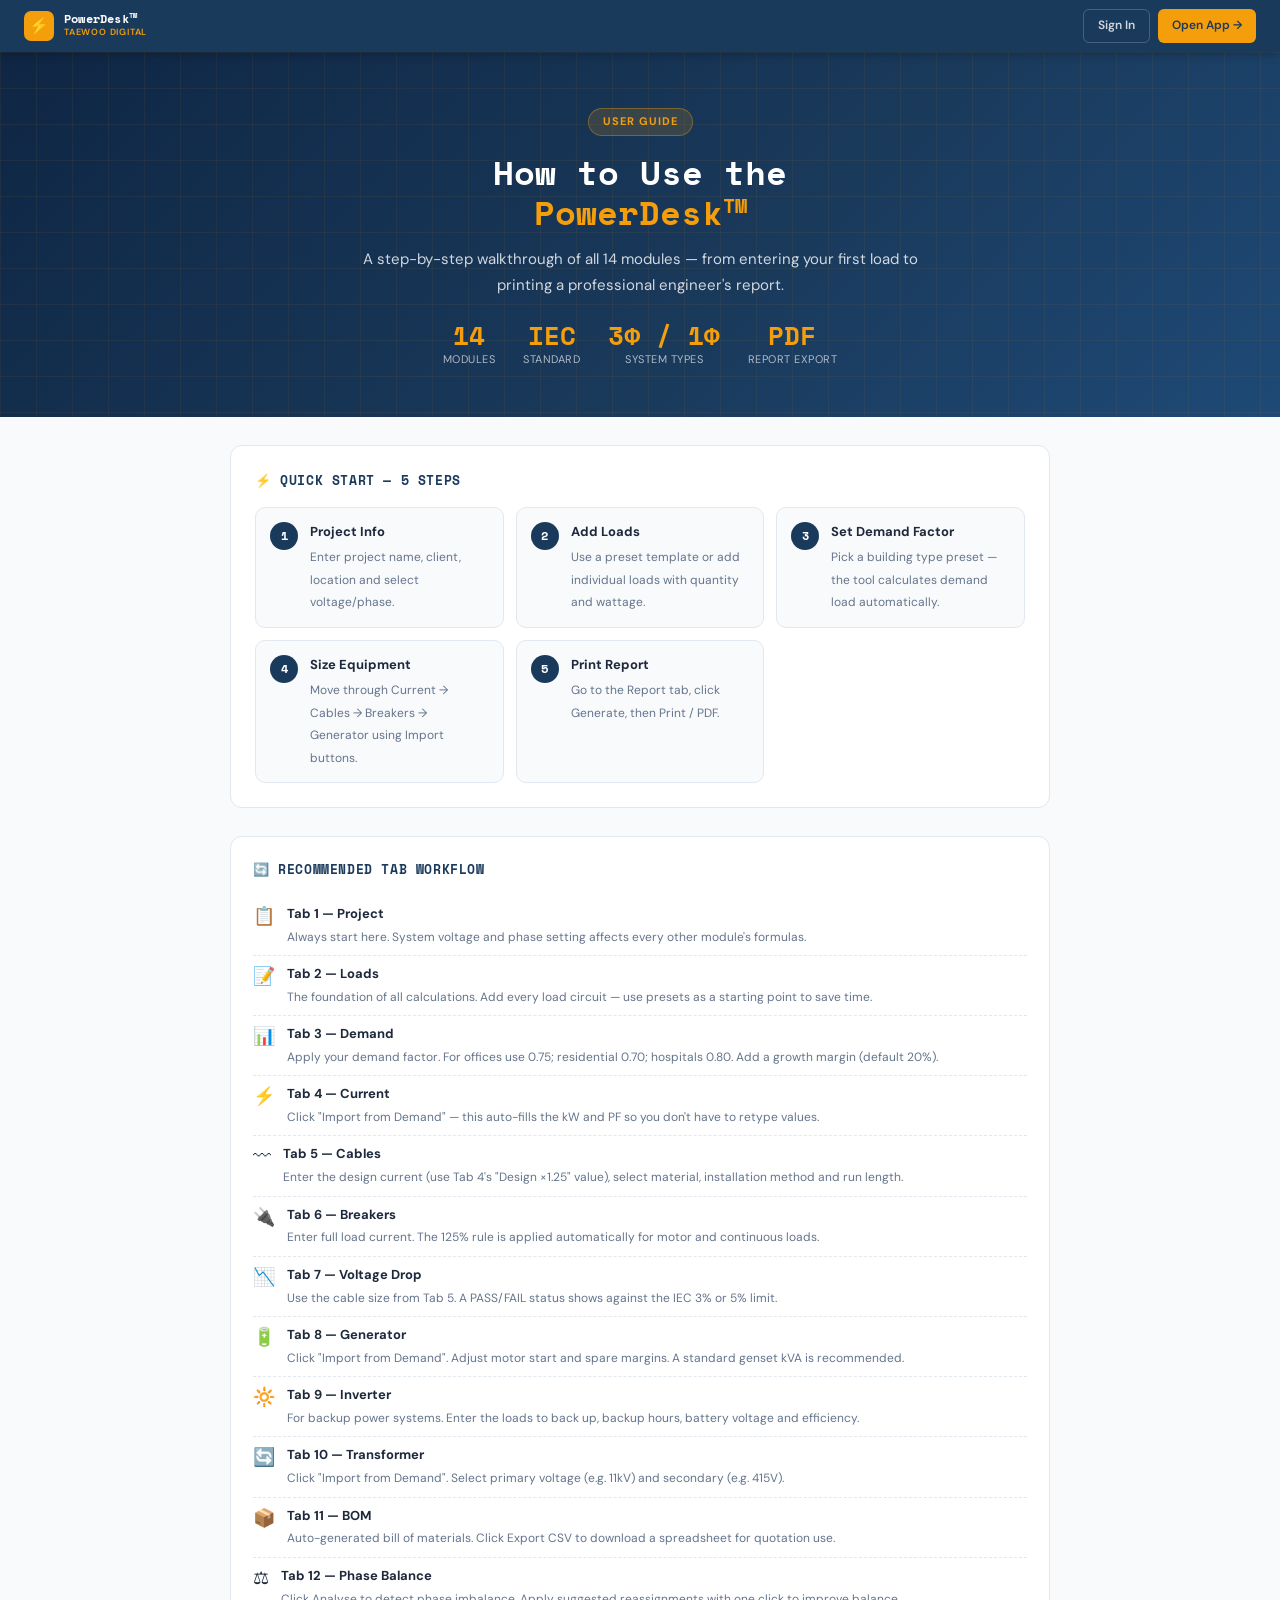
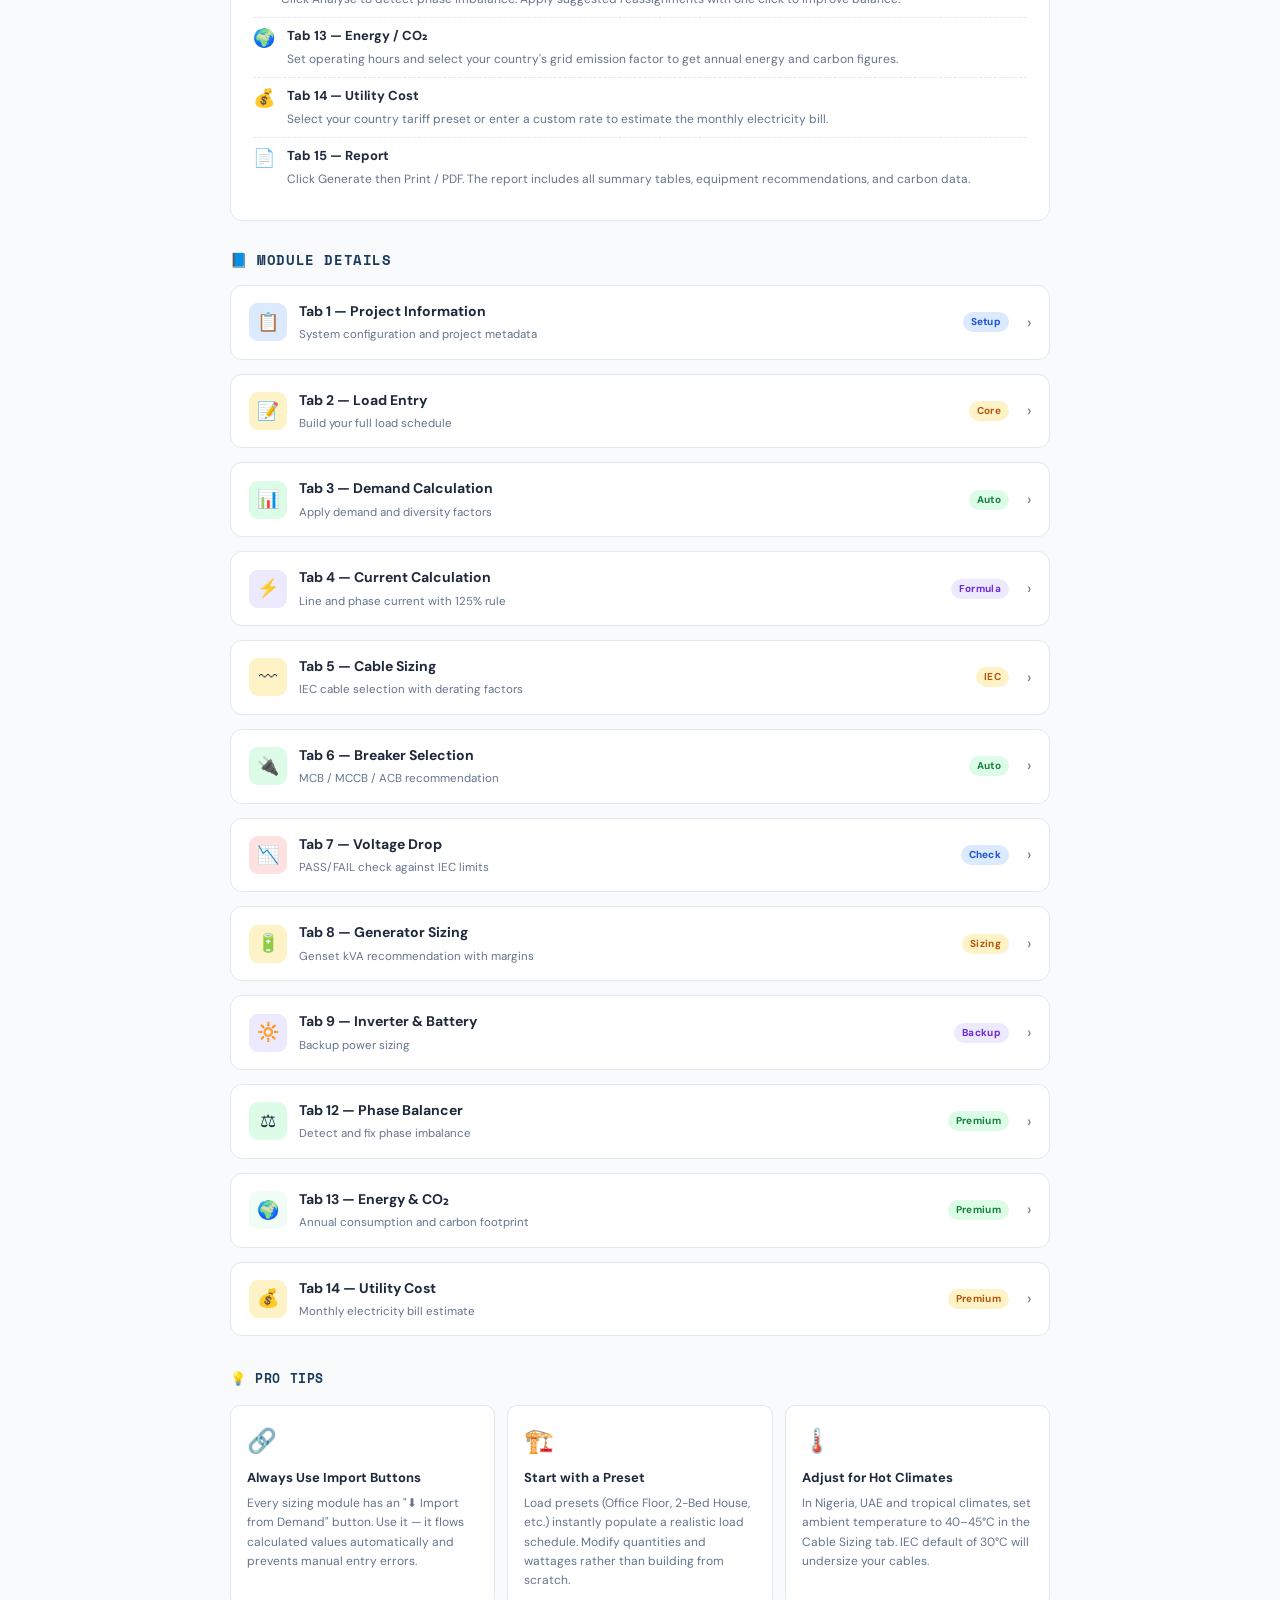
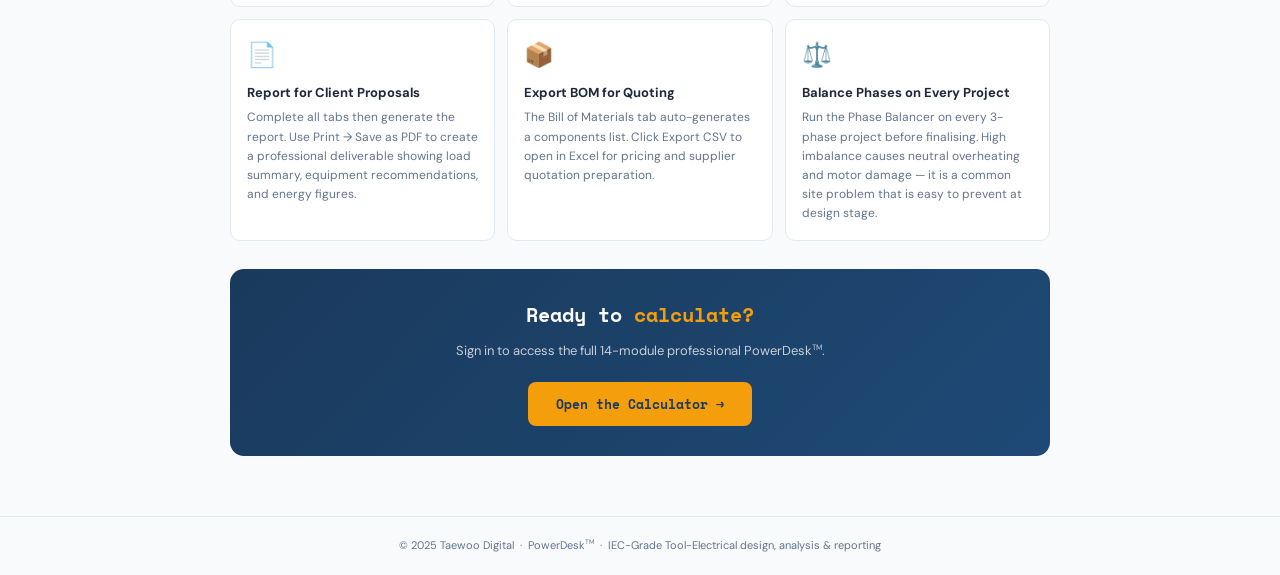
<file: help/index.html>
<!DOCTYPE html>
<html lang="en">
<head>
  <meta charset="UTF-8">
  <meta name="viewport" content="width=device-width, initial-scale=1.0">
  <title>How to Use — PowerDesk™</title>
  <link rel="preconnect" href="https://fonts.googleapis.com">
  <link href="https://fonts.googleapis.com/css2?family=Space+Mono:wght@400;700&family=DM+Sans:wght@300;400;500;600&display=swap" rel="stylesheet">
  <style>
    *, *::before, *::after { box-sizing: border-box; margin: 0; padding: 0; }

    :root {
      --bg: #f8fafc;
      --nav: #1a3a5c;
      --accent: #f59e0b;
      --text: #1e293b;
      --muted: #64748b;
      --border: #e2e8f0;
      --card: #fff;
      --blue: #1a3a5c;
      --green: #16a34a;
      --orange: #d97706;
      --red: #dc2626;
    }

    body {
      font-family: 'DM Sans', sans-serif;
      background: var(--bg);
      color: var(--text);
      font-size: 14px;
      line-height: 1.6;
    }

    /* ── NAV ── */
    nav {
      background: var(--nav);
      padding: 0 24px;
      height: 52px;
      display: flex;
      align-items: center;
      justify-content: space-between;
      position: sticky;
      top: 0;
      z-index: 100;
      box-shadow: 0 2px 10px rgba(0,0,0,0.25);
    }

    .nav-left {
      display: flex;
      align-items: center;
      gap: 10px;
    }

    .nav-logo {
      width: 30px; height: 30px;
      background: var(--accent);
      border-radius: 7px;
      display: flex;
      align-items: center;
      justify-content: center;
      font-size: 16px;
      font-weight: 800;
    }

    .nav-brand {
      display: flex;
      flex-direction: column;
      gap: 1px;
    }
    .nav-title {
      font-family: 'Space Mono', monospace;
      font-size: 11.5px;
      font-weight: 700;
      color: #fff;
      letter-spacing: 0.2px;
      line-height: 1;
    }
    .nav-company {
      font-size: 9px;
      color: var(--accent);
      text-transform: uppercase;
      letter-spacing: 0.8px;
      font-weight: 600;
    }

    .nav-right {
      display: flex;
      gap: 8px;
    }

    .nav-btn {
      padding: 6px 14px;
      border-radius: 6px;
      font-size: 12px;
      font-weight: 600;
      cursor: pointer;
      text-decoration: none;
      transition: all 0.2s;
      display: inline-flex;
      align-items: center;
      gap: 5px;
    }

    .nav-btn-outline {
      border: 1px solid rgba(255,255,255,0.2);
      color: rgba(255,255,255,0.8);
      background: transparent;
    }
    .nav-btn-outline:hover { background: rgba(255,255,255,0.1); color: #fff; }

    .nav-btn-primary {
      background: var(--accent);
      color: var(--nav);
      border: none;
    }
    .nav-btn-primary:hover { background: #e08b00; }

    /* ── HERO ── */
    .hero {
      background: linear-gradient(135deg, #0f2644 0%, #1a3a5c 60%, #1e4976 100%);
      color: #fff;
      padding: 56px 24px 48px;
      text-align: center;
      position: relative;
      overflow: hidden;
    }

    .hero::before {
      content: '';
      position: absolute;
      inset: 0;
      background-image:
        linear-gradient(rgba(245,158,11,0.06) 1px, transparent 1px),
        linear-gradient(90deg, rgba(245,158,11,0.06) 1px, transparent 1px);
      background-size: 36px 36px;
      pointer-events: none;
    }

    .hero-badge {
      display: inline-block;
      background: rgba(245,158,11,0.15);
      border: 1px solid rgba(245,158,11,0.35);
      color: var(--accent);
      font-size: 11px;
      font-weight: 700;
      padding: 4px 14px;
      border-radius: 20px;
      letter-spacing: 1px;
      text-transform: uppercase;
      margin-bottom: 16px;
    }

    .hero h1 {
      font-family: 'Space Mono', monospace;
      font-size: clamp(22px, 5vw, 34px);
      font-weight: 700;
      line-height: 1.2;
      margin-bottom: 14px;
      position: relative;
    }

    .hero h1 span { color: var(--accent); }

    .hero p {
      font-size: 15px;
      opacity: 0.8;
      max-width: 600px;
      margin: 0 auto 24px;
      line-height: 1.7;
    }

    .hero-stats {
      display: flex;
      justify-content: center;
      gap: 28px;
      flex-wrap: wrap;
      position: relative;
    }

    .stat {
      text-align: center;
    }
    .stat-val {
      font-family: 'Space Mono', monospace;
      font-size: 26px;
      font-weight: 700;
      color: var(--accent);
      line-height: 1;
    }
    .stat-lbl {
      font-size: 11px;
      opacity: 0.65;
      margin-top: 3px;
      text-transform: uppercase;
      letter-spacing: 0.5px;
    }

    /* ── MAIN LAYOUT ── */
    .wrap {
      max-width: 860px;
      margin: 0 auto;
      padding: 0 20px 60px;
    }

    /* ── QUICK START ── */
    .quick-start {
      background: var(--card);
      border: 1px solid var(--border);
      border-radius: 12px;
      padding: 24px;
      margin: 28px 0;
    }

    .section-title {
      font-family: 'Space Mono', monospace;
      font-size: 13px;
      font-weight: 700;
      color: var(--blue);
      text-transform: uppercase;
      letter-spacing: 0.6px;
      margin-bottom: 16px;
      display: flex;
      align-items: center;
      gap: 8px;
    }

    .steps {
      display: grid;
      grid-template-columns: repeat(auto-fit, minmax(200px, 1fr));
      gap: 12px;
    }

    .step {
      background: var(--bg);
      border: 1px solid var(--border);
      border-radius: 10px;
      padding: 14px;
      display: flex;
      gap: 12px;
      align-items: flex-start;
    }

    .step-num {
      width: 28px;
      height: 28px;
      background: var(--blue);
      color: #fff;
      border-radius: 50%;
      display: flex;
      align-items: center;
      justify-content: center;
      font-family: 'Space Mono', monospace;
      font-size: 12px;
      font-weight: 700;
      flex-shrink: 0;
    }

    .step-text strong {
      display: block;
      font-size: 13px;
      font-weight: 700;
      color: var(--text);
      margin-bottom: 3px;
    }
    .step-text span {
      font-size: 12px;
      color: var(--muted);
    }

    /* ── MODULE CARDS ── */
    .modules {
      display: grid;
      gap: 14px;
      margin-top: 8px;
    }

    .mod-card {
      background: var(--card);
      border: 1px solid var(--border);
      border-radius: 12px;
      overflow: hidden;
    }

    .mod-header {
      display: flex;
      align-items: center;
      gap: 12px;
      padding: 14px 18px;
      cursor: pointer;
      user-select: none;
      transition: background 0.15s;
    }
    .mod-header:hover { background: #f1f5f9; }

    .mod-icon {
      width: 38px;
      height: 38px;
      border-radius: 9px;
      display: flex;
      align-items: center;
      justify-content: center;
      font-size: 18px;
      flex-shrink: 0;
    }

    .mod-info { flex: 1; }
    .mod-info strong {
      font-size: 14px;
      font-weight: 700;
      color: var(--text);
      display: block;
    }
    .mod-info span {
      font-size: 11.5px;
      color: var(--muted);
    }

    .mod-badge {
      font-size: 10px;
      font-weight: 700;
      padding: 2px 8px;
      border-radius: 10px;
      letter-spacing: 0.3px;
    }

    .badge-blue { background: #dbeafe; color: #1d4ed8; }
    .badge-green { background: #dcfce7; color: #15803d; }
    .badge-orange { background: #fef3c7; color: #b45309; }
    .badge-purple { background: #ede9fe; color: #6d28d9; }

    .mod-toggle {
      font-size: 16px;
      color: var(--muted);
      transition: transform 0.25s;
      margin-left: 6px;
    }
    .mod-toggle.open { transform: rotate(90deg); }

    .mod-body {
      display: none;
      padding: 0 18px 16px;
      border-top: 1px solid var(--border);
    }
    .mod-body.open { display: block; }

    .mod-body p {
      font-size: 13px;
      color: var(--muted);
      margin: 12px 0 10px;
      line-height: 1.65;
    }

    .mod-grid {
      display: grid;
      grid-template-columns: 1fr 1fr;
      gap: 10px;
      margin-top: 10px;
    }

    @media (max-width: 520px) {
      .mod-grid { grid-template-columns: 1fr; }
    }

    .mod-field {
      background: var(--bg);
      border: 1px solid var(--border);
      border-radius: 8px;
      padding: 10px 12px;
    }
    .mod-field .lbl {
      font-size: 10px;
      font-weight: 700;
      color: var(--muted);
      text-transform: uppercase;
      letter-spacing: 0.5px;
      margin-bottom: 4px;
    }
    .mod-field .val {
      font-size: 12.5px;
      color: var(--text);
    }

    .tip-box {
      background: #fffbeb;
      border: 1px solid #fde68a;
      border-left: 3px solid var(--accent);
      border-radius: 0 7px 7px 0;
      padding: 10px 13px;
      font-size: 12px;
      color: #92400e;
      margin-top: 10px;
    }

    .tip-box strong { color: #78350f; }

    /* ── TIPS SECTION ── */
    .tips-grid {
      display: grid;
      grid-template-columns: repeat(auto-fit, minmax(250px, 1fr));
      gap: 12px;
      margin-top: 14px;
    }

    .tip-card {
      background: var(--card);
      border: 1px solid var(--border);
      border-radius: 10px;
      padding: 16px;
    }

    .tip-card .tc-icon {
      font-size: 24px;
      margin-bottom: 8px;
    }

    .tip-card strong {
      display: block;
      font-size: 13px;
      font-weight: 700;
      margin-bottom: 5px;
      color: var(--text);
    }

    .tip-card p {
      font-size: 12px;
      color: var(--muted);
      line-height: 1.6;
    }

    /* ── WORKFLOW ── */
    .workflow {
      background: var(--card);
      border: 1px solid var(--border);
      border-radius: 12px;
      padding: 22px;
      margin: 14px 0;
    }

    .wf-list {
      list-style: none;
      margin-top: 12px;
    }

    .wf-list li {
      display: flex;
      gap: 12px;
      align-items: flex-start;
      padding: 8px 0;
      border-bottom: 1px dashed var(--border);
    }
    .wf-list li:last-child { border-bottom: none; }

    .wf-arrow {
      font-size: 18px;
      flex-shrink: 0;
      line-height: 1.4;
    }

    .wf-text strong {
      font-size: 13px;
      display: block;
      color: var(--text);
    }
    .wf-text span {
      font-size: 12px;
      color: var(--muted);
    }

    /* ── CTA ── */
    .cta {
      background: linear-gradient(135deg, #1a3a5c, #1e4976);
      border-radius: 14px;
      padding: 30px 24px;
      text-align: center;
      color: #fff;
      margin-top: 28px;
    }

    .cta h2 {
      font-family: 'Space Mono', monospace;
      font-size: 20px;
      margin-bottom: 10px;
    }
    .cta h2 span { color: var(--accent); }

    .cta p {
      font-size: 13px;
      opacity: 0.75;
      margin-bottom: 20px;
    }

    .cta-btn {
      display: inline-block;
      background: var(--accent);
      color: var(--nav);
      font-family: 'Space Mono', monospace;
      font-size: 13px;
      font-weight: 700;
      padding: 12px 28px;
      border-radius: 8px;
      text-decoration: none;
      transition: all 0.2s;
    }
    .cta-btn:hover { background: #e08b00; transform: translateY(-1px); box-shadow: 0 4px 20px rgba(245,158,11,0.35); }

    /* ── FOOTER ── */
    footer {
      text-align: center;
      padding: 20px;
      font-size: 11px;
      color: var(--muted);
      border-top: 1px solid var(--border);
    }

    /* ── SCROLL ANIMATION ── */
    .fade-in {
      opacity: 0;
      transform: translateY(16px);
      transition: opacity 0.4s ease, transform 0.4s ease;
    }
    .fade-in.visible {
      opacity: 1;
      transform: none;
    }
  </style>
</head>
<body>

  <!-- NAV -->
  <nav>
    <div class="nav-left">
      <div class="nav-logo">⚡</div>
      <div class="nav-brand">
        <span class="nav-title">PowerDesk<sup style="font-size:0.6em;">TM</sup></span>
        <span class="nav-company">Taewoo Digital</span>
      </div>
    </div>
    <div class="nav-right">
      <a class="nav-btn nav-btn-outline" href="/auth/">Sign In</a>
      <a class="nav-btn nav-btn-primary" href="/dashboard/">Open App →</a>
    </div>
  </nav>

  <!-- HERO -->
  <div class="hero">
    <div class="hero-badge">User Guide</div>
    <h1>How to Use the<br><span>PowerDesk<sup style="font-size:0.6em;">TM</sup></span></h1>
    <p>A step-by-step walkthrough of all 14 modules — from entering your first load to printing a professional engineer's report.</p>
    <div class="hero-stats">
      <div class="stat"><div class="stat-val">14</div><div class="stat-lbl">Modules</div></div>
      <div class="stat"><div class="stat-val">IEC</div><div class="stat-lbl">Standard</div></div>
      <div class="stat"><div class="stat-val">3Φ / 1Φ</div><div class="stat-lbl">System Types</div></div>
      <div class="stat"><div class="stat-val">PDF</div><div class="stat-lbl">Report Export</div></div>
    </div>
  </div>

  <div class="wrap">

    <!-- QUICK START -->
    <div class="quick-start fade-in">
      <div class="section-title">⚡ Quick Start — 5 Steps</div>
      <div class="steps">
        <div class="step">
          <div class="step-num">1</div>
          <div class="step-text"><strong>Project Info</strong><span>Enter project name, client, location and select voltage/phase.</span></div>
        </div>
        <div class="step">
          <div class="step-num">2</div>
          <div class="step-text"><strong>Add Loads</strong><span>Use a preset template or add individual loads with quantity and wattage.</span></div>
        </div>
        <div class="step">
          <div class="step-num">3</div>
          <div class="step-text"><strong>Set Demand Factor</strong><span>Pick a building type preset — the tool calculates demand load automatically.</span></div>
        </div>
        <div class="step">
          <div class="step-num">4</div>
          <div class="step-text"><strong>Size Equipment</strong><span>Move through Current → Cables → Breakers → Generator using Import buttons.</span></div>
        </div>
        <div class="step">
          <div class="step-num">5</div>
          <div class="step-text"><strong>Print Report</strong><span>Go to the Report tab, click Generate, then Print / PDF.</span></div>
        </div>
      </div>
    </div>

    <!-- RECOMMENDED WORKFLOW -->
    <div class="workflow fade-in">
      <div class="section-title">🔄 Recommended Tab Workflow</div>
      <ul class="wf-list">
        <li>
          <span class="wf-arrow">📋</span>
          <div class="wf-text"><strong>Tab 1 — Project</strong><span>Always start here. System voltage and phase setting affects every other module's formulas.</span></div>
        </li>
        <li>
          <span class="wf-arrow">📝</span>
          <div class="wf-text"><strong>Tab 2 — Loads</strong><span>The foundation of all calculations. Add every load circuit — use presets as a starting point to save time.</span></div>
        </li>
        <li>
          <span class="wf-arrow">📊</span>
          <div class="wf-text"><strong>Tab 3 — Demand</strong><span>Apply your demand factor. For offices use 0.75; residential 0.70; hospitals 0.80. Add a growth margin (default 20%).</span></div>
        </li>
        <li>
          <span class="wf-arrow">⚡</span>
          <div class="wf-text"><strong>Tab 4 — Current</strong><span>Click "Import from Demand" — this auto-fills the kW and PF so you don't have to retype values.</span></div>
        </li>
        <li>
          <span class="wf-arrow">〰</span>
          <div class="wf-text"><strong>Tab 5 — Cables</strong><span>Enter the design current (use Tab 4's "Design ×1.25" value), select material, installation method and run length.</span></div>
        </li>
        <li>
          <span class="wf-arrow">🔌</span>
          <div class="wf-text"><strong>Tab 6 — Breakers</strong><span>Enter full load current. The 125% rule is applied automatically for motor and continuous loads.</span></div>
        </li>
        <li>
          <span class="wf-arrow">📉</span>
          <div class="wf-text"><strong>Tab 7 — Voltage Drop</strong><span>Use the cable size from Tab 5. A PASS/FAIL status shows against the IEC 3% or 5% limit.</span></div>
        </li>
        <li>
          <span class="wf-arrow">🔋</span>
          <div class="wf-text"><strong>Tab 8 — Generator</strong><span>Click "Import from Demand". Adjust motor start and spare margins. A standard genset kVA is recommended.</span></div>
        </li>
        <li>
          <span class="wf-arrow">🔆</span>
          <div class="wf-text"><strong>Tab 9 — Inverter</strong><span>For backup power systems. Enter the loads to back up, backup hours, battery voltage and efficiency.</span></div>
        </li>
        <li>
          <span class="wf-arrow">🔄</span>
          <div class="wf-text"><strong>Tab 10 — Transformer</strong><span>Click "Import from Demand". Select primary voltage (e.g. 11kV) and secondary (e.g. 415V).</span></div>
        </li>
        <li>
          <span class="wf-arrow">📦</span>
          <div class="wf-text"><strong>Tab 11 — BOM</strong><span>Auto-generated bill of materials. Click Export CSV to download a spreadsheet for quotation use.</span></div>
        </li>
        <li>
          <span class="wf-arrow">⚖</span>
          <div class="wf-text"><strong>Tab 12 — Phase Balance</strong><span>Click Analyse to detect phase imbalance. Apply suggested reassignments with one click to improve balance.</span></div>
        </li>
        <li>
          <span class="wf-arrow">🌍</span>
          <div class="wf-text"><strong>Tab 13 — Energy / CO₂</strong><span>Set operating hours and select your country's grid emission factor to get annual energy and carbon figures.</span></div>
        </li>
        <li>
          <span class="wf-arrow">💰</span>
          <div class="wf-text"><strong>Tab 14 — Utility Cost</strong><span>Select your country tariff preset or enter a custom rate to estimate the monthly electricity bill.</span></div>
        </li>
        <li>
          <span class="wf-arrow">📄</span>
          <div class="wf-text"><strong>Tab 15 — Report</strong><span>Click Generate then Print / PDF. The report includes all summary tables, equipment recommendations, and carbon data.</span></div>
        </li>
      </ul>
    </div>

    <!-- MODULE DETAILS -->
    <div class="section-title" style="margin: 28px 0 14px; font-size: 14px;">📘 Module Details</div>
    <div class="modules">

      <!-- PROJECT INFO -->
      <div class="mod-card fade-in">
        <div class="mod-header" onclick="toggle(this)">
          <div class="mod-icon" style="background:#dbeafe">📋</div>
          <div class="mod-info"><strong>Tab 1 — Project Information</strong><span>System configuration and project metadata</span></div>
          <span class="mod-badge badge-blue">Setup</span>
          <span class="mod-toggle">›</span>
        </div>
        <div class="mod-body">
          <p>Fill in the project name, client name, location and engineer's name. These appear on the printed report. Most importantly, set your <strong>system type</strong> (single or three phase) and <strong>supply voltage</strong> here — this affects every formula across all modules.</p>
          <div class="mod-grid">
            <div class="mod-field"><div class="lbl">Common Voltages</div><div class="val">230V (1Φ) · 415V (3Φ) · 400V (3Φ) · 240V (1Φ)</div></div>
            <div class="mod-field"><div class="lbl">Power Factor Default</div><div class="val">0.8 — edit this for your installation type</div></div>
          </div>
          <div class="tip-box"><strong>💡 Tip:</strong> Nigeria and most of Africa use 230V single phase / 415V three phase at 50Hz. North America uses 120V / 208V at 60Hz.</div>
        </div>
      </div>

      <!-- LOADS -->
      <div class="mod-card fade-in">
        <div class="mod-header" onclick="toggle(this)">
          <div class="mod-icon" style="background:#fef3c7">📝</div>
          <div class="mod-info"><strong>Tab 2 — Load Entry</strong><span>Build your full load schedule</span></div>
          <span class="mod-badge badge-orange">Core</span>
          <span class="mod-toggle">›</span>
        </div>
        <div class="mod-body">
          <p>This is the most important tab — all other calculations flow from the loads you enter here. Each load row has: <strong>Description, Category, Quantity, Unit Watts, Power Factor, Demand Factor and Phase Assignment</strong>.</p>
          <div class="mod-grid">
            <div class="mod-field"><div class="lbl">Quick Presets</div><div class="val">2-Bed House · Office Floor · School · Hotel · Warehouse</div></div>
            <div class="mod-field"><div class="lbl">Phase Options</div><div class="val">R · Y · B · R+Y+B (balanced 3-phase loads)</div></div>
            <div class="mod-field"><div class="lbl">Demand Factor</div><div class="val">Fraction of time a load is actually running (0.1–1.0)</div></div>
            <div class="mod-field"><div class="lbl">Total Auto-Sum</div><div class="val">Connected load total updates live at the bottom</div></div>
          </div>
          <div class="tip-box"><strong>💡 Tip:</strong> Use a preset first to populate sample data, then modify quantities and wattages to match your actual project. This is much faster than starting from scratch.</div>
        </div>
      </div>

      <!-- DEMAND -->
      <div class="mod-card fade-in">
        <div class="mod-header" onclick="toggle(this)">
          <div class="mod-icon" style="background:#dcfce7">📊</div>
          <div class="mod-info"><strong>Tab 3 — Demand Calculation</strong><span>Apply demand and diversity factors</span></div>
          <span class="mod-badge badge-green">Auto</span>
          <span class="mod-toggle">›</span>
        </div>
        <div class="mod-body">
          <p>Formula: <strong>Demand Load = Connected Load × Demand Factor ÷ Diversity Factor</strong>. Demand factor accounts for the fact that not all loads run simultaneously at full capacity. The growth margin adds headroom for future expansion.</p>
          <div class="mod-grid">
            <div class="mod-field"><div class="lbl">Office Preset</div><div class="val">0.75 demand factor</div></div>
            <div class="mod-field"><div class="lbl">Hospital Preset</div><div class="val">0.80 — higher because critical loads run continuously</div></div>
            <div class="mod-field"><div class="lbl">Warehouse Preset</div><div class="val">0.50 — intermittent industrial loads</div></div>
            <div class="mod-field"><div class="lbl">Growth Margin</div><div class="val">Default 20% — adds to Design kVA for sizing</div></div>
          </div>
          <div class="tip-box"><strong>💡 Tip:</strong> The "Design +Margin" kVA figure is what you use for generator and transformer sizing — it already includes your growth headroom.</div>
        </div>
      </div>

      <!-- CURRENT -->
      <div class="mod-card fade-in">
        <div class="mod-header" onclick="toggle(this)">
          <div class="mod-icon" style="background:#ede9fe">⚡</div>
          <div class="mod-info"><strong>Tab 4 — Current Calculation</strong><span>Line and phase current with 125% rule</span></div>
          <span class="mod-badge badge-purple">Formula</span>
          <span class="mod-toggle">›</span>
        </div>
        <div class="mod-body">
          <p>Automatically switches formula based on your system type: <strong>3Φ: I = P ÷ (√3 × V × PF)</strong> or <strong>1Φ: I = P ÷ (V × PF)</strong>. The "Design ×1.25" value adds the NEC/IEC 125% continuous-load safety factor — this is the value to use for cable and breaker sizing.</p>
          <div class="tip-box"><strong>💡 Tip:</strong> Click the yellow "⬇ Import from Demand" button to auto-fill the kW and PF from Tab 3. Never manually retype these values — it avoids transcription errors.</div>
        </div>
      </div>

      <!-- CABLES -->
      <div class="mod-card fade-in">
        <div class="mod-header" onclick="toggle(this)">
          <div class="mod-icon" style="background:#fef3c7">〰</div>
          <div class="mod-info"><strong>Tab 5 — Cable Sizing</strong><span>IEC cable selection with derating factors</span></div>
          <span class="mod-badge badge-orange">IEC</span>
          <span class="mod-toggle">›</span>
        </div>
        <div class="mod-body">
          <p>Selects the minimum cable size from IEC reference tables based on your corrected current (after derating for temperature and grouping). Also performs a voltage drop check against your chosen limit.</p>
          <div class="mod-grid">
            <div class="mod-field"><div class="lbl">Installation Method A1</div><div class="val">Conduit inside wall — most restrictive (lowest ratings)</div></div>
            <div class="mod-field"><div class="lbl">Installation Method C</div><div class="val">Clipped direct — good airflow, higher ratings</div></div>
            <div class="mod-field"><div class="lbl">Method E / F</div><div class="val">Cable tray / free air — highest current ratings</div></div>
            <div class="mod-field"><div class="lbl">Ambient Temp</div><div class="val">Higher temps derate cable capacity — adjust for site conditions</div></div>
          </div>
          <div class="tip-box"><strong>💡 Tip:</strong> In Nigeria and hot climates, set ambient temperature to 40–45°C rather than the default 30°C. This will increase the recommended cable size to compensate for heat derating.</div>
        </div>
      </div>

      <!-- BREAKERS -->
      <div class="mod-card fade-in">
        <div class="mod-header" onclick="toggle(this)">
          <div class="mod-icon" style="background:#dcfce7">🔌</div>
          <div class="mod-info"><strong>Tab 6 — Breaker Selection</strong><span>MCB / MCCB / ACB recommendation</span></div>
          <span class="mod-badge badge-green">Auto</span>
          <span class="mod-toggle">›</span>
        </div>
        <div class="mod-body">
          <p>Selects the next standard breaker rating above your required current. For motor and continuous loads, the 125% multiplier is applied before selecting the rating.</p>
          <div class="mod-grid">
            <div class="mod-field"><div class="lbl">MCB Range</div><div class="val">6–100A — for lighting and small circuit protection</div></div>
            <div class="mod-field"><div class="lbl">MCCB Range</div><div class="val">100–630A — main distribution boards</div></div>
            <div class="mod-field"><div class="lbl">ACB Range</div><div class="val">630A+ — incoming main switchgear</div></div>
            <div class="mod-field"><div class="lbl">Motor Load</div><div class="val">Select "Motor Load" type for proper 125% sizing</div></div>
          </div>
          <div class="tip-box"><strong>💡 Tip:</strong> Always match breaking capacity (Icu) to the available fault level at the installation point. Use 10kA for most distribution boards; 25kA+ near transformers.</div>
        </div>
      </div>

      <!-- VOLT DROP -->
      <div class="mod-card fade-in">
        <div class="mod-header" onclick="toggle(this)">
          <div class="mod-icon" style="background:#fee2e2">📉</div>
          <div class="mod-info"><strong>Tab 7 — Voltage Drop</strong><span>PASS/FAIL check against IEC limits</span></div>
          <span class="mod-badge badge-blue">Check</span>
          <span class="mod-toggle">›</span>
        </div>
        <div class="mod-body">
          <p>Calculates voltage drop using cable resistance from IEC tables. Shows result in Volts and percentage, with PASS/FAIL against your chosen standard. If the cable from Tab 5 fails, increase the cable size here until it passes.</p>
          <div class="mod-grid">
            <div class="mod-field"><div class="lbl">IEC Preferred Limit</div><div class="val">3% for final circuits from distribution board</div></div>
            <div class="mod-field"><div class="lbl">Acceptable Limit</div><div class="val">5% for long sub-mains in large installations</div></div>
          </div>
          <div class="tip-box"><strong>💡 Tip:</strong> If you get a FAIL result, go back to Tab 5 and increase the cable size by one or two steps. Long cable runs — common in warehouses and campuses — often require upsizing beyond the current rating alone.</div>
        </div>
      </div>

      <!-- GENERATOR -->
      <div class="mod-card fade-in">
        <div class="mod-header" onclick="toggle(this)">
          <div class="mod-icon" style="background:#fef3c7">🔋</div>
          <div class="mod-info"><strong>Tab 8 — Generator Sizing</strong><span>Genset kVA recommendation with margins</span></div>
          <span class="mod-badge badge-orange">Sizing</span>
          <span class="mod-toggle">›</span>
        </div>
        <div class="mod-body">
          <p>Adds a motor start margin (default 25%) for motor inrush current, plus a spare capacity margin (default 20%), then selects the nearest standard genset size. Supports diesel, gas and dual fuel options.</p>
          <div class="tip-box"><strong>💡 Tip:</strong> For sites with many motors (pumps, compressors, lifts), increase the motor start margin to 35–50%. Motor starting current can be 6–8× running current and will trip an undersized generator.</div>
        </div>
      </div>

      <!-- INVERTER -->
      <div class="mod-card fade-in">
        <div class="mod-header" onclick="toggle(this)">
          <div class="mod-icon" style="background:#ede9fe">🔆</div>
          <div class="mod-info"><strong>Tab 9 — Inverter &amp; Battery</strong><span>Backup power sizing</span></div>
          <span class="mod-badge badge-purple">Backup</span>
          <span class="mod-toggle">›</span>
        </div>
        <div class="mod-body">
          <p>Calculates inverter kVA size and the total battery bank in Ah. Accounts for inverter efficiency, battery efficiency, and depth of discharge to give real-world usable capacity.</p>
          <div class="mod-grid">
            <div class="mod-field"><div class="lbl">Depth of Discharge</div><div class="val">Lead Acid: 50% max · LiFePO4: 80–90% safe DoD</div></div>
            <div class="mod-field"><div class="lbl">Battery Voltage</div><div class="val">48V is most efficient for larger systems (lower current)</div></div>
          </div>
          <div class="tip-box"><strong>💡 Tip:</strong> For critical loads only (not whole building), enter just the load you need to keep running during outages. This will size a much more cost-effective battery bank.</div>
        </div>
      </div>

      <!-- PHASE BALANCE -->
      <div class="mod-card fade-in">
        <div class="mod-header" onclick="toggle(this)">
          <div class="mod-icon" style="background:#dcfce7">⚖</div>
          <div class="mod-info"><strong>Tab 12 — Phase Balancer</strong><span>Detect and fix phase imbalance</span></div>
          <span class="mod-badge badge-green">Premium</span>
          <span class="mod-toggle">›</span>
        </div>
        <div class="mod-body">
          <p>Analyses your load schedule, calculates the percentage imbalance between R, Y and B phases, and suggests specific load reassignments to improve balance. Shows a before/after comparison and neutral current estimate.</p>
          <div class="mod-grid">
            <div class="mod-field"><div class="lbl">Imbalance &lt; 5%</div><div class="val">Excellent — no action needed</div></div>
            <div class="mod-field"><div class="lbl">Imbalance 5–15%</div><div class="val">Acceptable — minor reassignment recommended</div></div>
            <div class="mod-field"><div class="lbl">Imbalance &gt; 25%</div><div class="val">Critical — high neutral current, risk of overheating</div></div>
            <div class="mod-field"><div class="lbl">Apply All Button</div><div class="val">Applies all suggested reassignments in one click</div></div>
          </div>
          <div class="tip-box"><strong>💡 Tip:</strong> High phase imbalance causes excessive neutral current, overheating of neutral conductors, and voltage imbalance which damages motors. Always aim for under 5% on balanced distribution systems.</div>
        </div>
      </div>

      <!-- ENERGY & CARBON -->
      <div class="mod-card fade-in">
        <div class="mod-header" onclick="toggle(this)">
          <div class="mod-icon" style="background:#f0fdf4">🌍</div>
          <div class="mod-info"><strong>Tab 13 — Energy &amp; CO₂</strong><span>Annual consumption and carbon footprint</span></div>
          <span class="mod-badge badge-green">Premium</span>
          <span class="mod-toggle">›</span>
        </div>
        <div class="mod-body">
          <p>Calculates daily, monthly and annual energy consumption in kWh, then converts to tonnes of CO₂ using your country's grid emission factor. Shows how many trees would be needed annually to offset the carbon footprint.</p>
          <div class="tip-box"><strong>💡 Tip:</strong> This module is very useful for green building certifications and sustainability reports. Select your country from the emission factor cards for the most accurate figure.</div>
        </div>
      </div>

      <!-- UTILITY COST -->
      <div class="mod-card fade-in">
        <div class="mod-header" onclick="toggle(this)">
          <div class="mod-icon" style="background:#fef3c7">💰</div>
          <div class="mod-info"><strong>Tab 14 — Utility Cost</strong><span>Monthly electricity bill estimate</span></div>
          <span class="mod-badge badge-orange">Premium</span>
          <span class="mod-toggle">›</span>
        </div>
        <div class="mod-body">
          <p>Estimates the monthly electricity bill by applying energy tariff, demand charges, fixed charges and taxes. Preset tariffs are available for Nigeria, UK, USA, Ghana, South Africa and UAE. Includes energy-saving recommendations based on your load profile.</p>
          <div class="tip-box"><strong>💡 Tip:</strong> The cost breakdown by category identifies your biggest cost drivers. HVAC and motors are typically 60–70% of industrial bills — use this data to justify efficiency upgrades to your client.</div>
        </div>
      </div>

    </div>

    <!-- TIPS -->
    <div class="section-title" style="margin: 32px 0 16px;">💡 Pro Tips</div>
    <div class="tips-grid">
      <div class="tip-card fade-in">
        <div class="tc-icon">🔗</div>
        <strong>Always Use Import Buttons</strong>
        <p>Every sizing module has an "⬇ Import from Demand" button. Use it — it flows calculated values automatically and prevents manual entry errors.</p>
      </div>
      <div class="tip-card fade-in">
        <div class="tc-icon">🏗️</div>
        <strong>Start with a Preset</strong>
        <p>Load presets (Office Floor, 2-Bed House, etc.) instantly populate a realistic load schedule. Modify quantities and wattages rather than building from scratch.</p>
      </div>
      <div class="tip-card fade-in">
        <div class="tc-icon">🌡️</div>
        <strong>Adjust for Hot Climates</strong>
        <p>In Nigeria, UAE and tropical climates, set ambient temperature to 40–45°C in the Cable Sizing tab. IEC default of 30°C will undersize your cables.</p>
      </div>
      <div class="tip-card fade-in">
        <div class="tc-icon">📄</div>
        <strong>Report for Client Proposals</strong>
        <p>Complete all tabs then generate the report. Use Print → Save as PDF to create a professional deliverable showing load summary, equipment recommendations, and energy figures.</p>
      </div>
      <div class="tip-card fade-in">
        <div class="tc-icon">📦</div>
        <strong>Export BOM for Quoting</strong>
        <p>The Bill of Materials tab auto-generates a components list. Click Export CSV to open in Excel for pricing and supplier quotation preparation.</p>
      </div>
      <div class="tip-card fade-in">
        <div class="tc-icon">⚖️</div>
        <strong>Balance Phases on Every Project</strong>
        <p>Run the Phase Balancer on every 3-phase project before finalising. High imbalance causes neutral overheating and motor damage — it is a common site problem that is easy to prevent at design stage.</p>
      </div>
    </div>

    <!-- CTA -->
    <div class="cta fade-in">
      <h2>Ready to <span>calculate?</span></h2>
      <p>Sign in to access the full 14-module professional PowerDesk<sup style="font-size:0.6em;">TM</sup>.</p>
      <a href="/dashboard/" class="cta-btn">Open the Calculator →</a>
    </div>

  </div>

  <!-- FOOTER -->
  <footer>
    © 2025 Taewoo Digital &nbsp;·&nbsp; PowerDesk<sup style="font-size:0.6em;">TM</sup> &nbsp;·&nbsp; IEC-Grade Tool-Electrical design, analysis & reporting
  </footer>

  <script>
    // Accordion toggle
    function toggle(header) {
      const body = header.nextElementSibling;
      const arrow = header.querySelector('.mod-toggle');
      body.classList.toggle('open');
      arrow.classList.toggle('open');
    }

    // Scroll fade-in
    const observer = new IntersectionObserver((entries) => {
      entries.forEach(e => {
        if (e.isIntersecting) {
          e.target.classList.add('visible');
          observer.unobserve(e.target);
        }
      });
    }, { threshold: 0.08 });

    document.querySelectorAll('.fade-in').forEach(el => observer.observe(el));
  </script>
</body>
</html>
</file>
